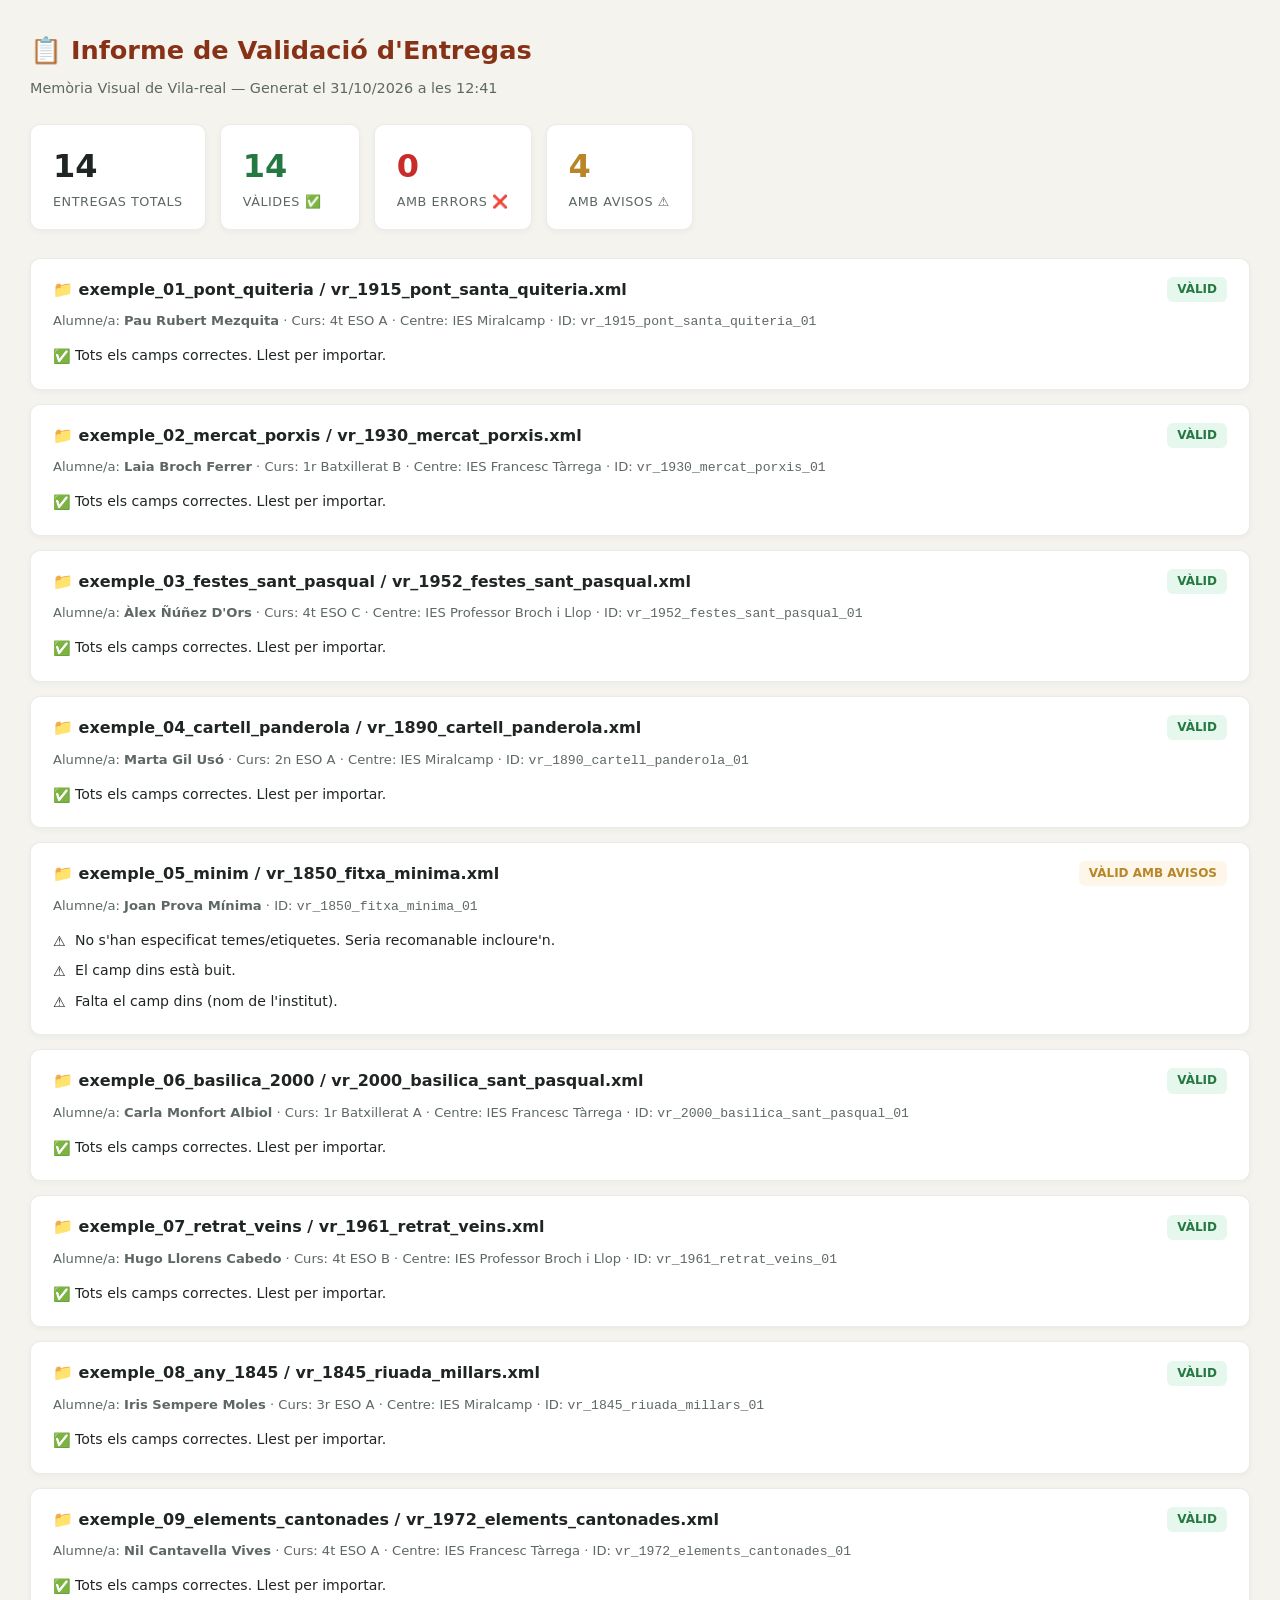
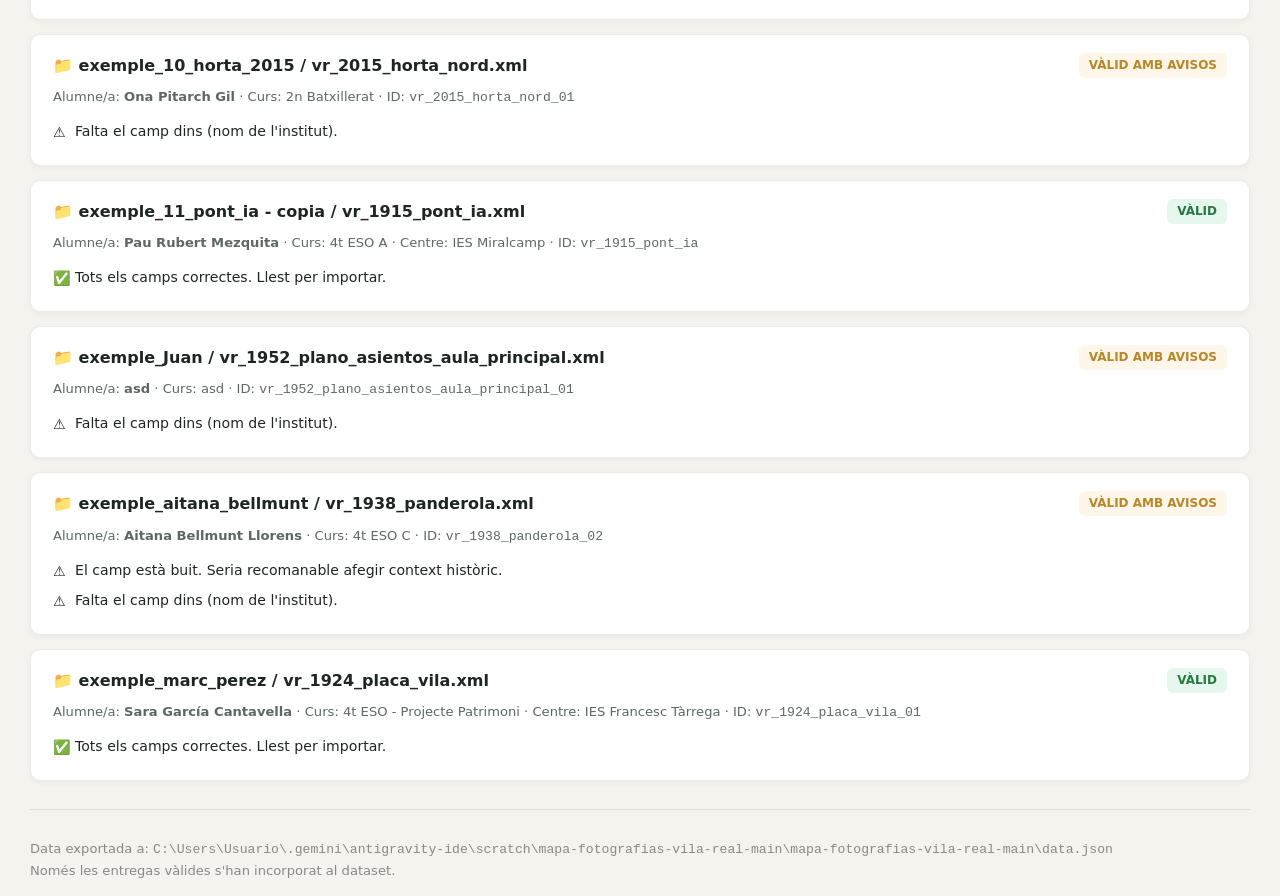
<file: gestion_entregas/informe_entregas.html>
<!DOCTYPE html>
<html lang="ca">
<head>
  <meta charset="UTF-8">
  <meta name="viewport" content="width=device-width, initial-scale=1.0">
  <title>Informe de Validació d'Entregas | Memòria Visual de Vila-real</title>
  <style>
    * { margin: 0; padding: 0; box-sizing: border-box; }
    body {
      font-family: 'Segoe UI', system-ui, -apple-system, sans-serif;
      background: #f4f3ee;
      color: #1f2522;
      padding: 30px;
      line-height: 1.6;
    }
    h1 {
      font-size: 1.6rem;
      margin-bottom: 6px;
      color: #873217;
    }
    .subtitle {
      font-size: 0.9rem;
      color: #5e6863;
      margin-bottom: 24px;
    }
    .stats {
      display: flex;
      gap: 14px;
      margin-bottom: 28px;
      flex-wrap: wrap;
    }
    .stat-card {
      background: #fff;
      border-radius: 10px;
      padding: 16px 22px;
      border: 1px solid rgba(0,0,0,0.08);
      min-width: 140px;
      box-shadow: 0 2px 6px rgba(0,0,0,0.04);
    }
    .stat-card .number {
      font-size: 2rem;
      font-weight: 800;
    }
    .stat-card .label {
      font-size: 0.8rem;
      color: #5e6863;
      text-transform: uppercase;
      letter-spacing: 0.04em;
    }
    .n-total { color: #1f2522; }
    .n-ok { color: #267843; }
    .n-err { color: #c92a2a; }
    .n-warn { color: #b88628; }

    .entry {
      background: #fff;
      border-radius: 10px;
      border: 1px solid rgba(0,0,0,0.08);
      padding: 18px 22px;
      margin-bottom: 14px;
      box-shadow: 0 2px 6px rgba(0,0,0,0.04);
    }
    .entry-header {
      display: flex;
      justify-content: space-between;
      align-items: center;
      margin-bottom: 8px;
    }
    .entry-title {
      font-weight: 700;
      font-size: 1rem;
    }
    .badge {
      font-size: 0.75rem;
      font-weight: 700;
      padding: 3px 10px;
      border-radius: 6px;
    }
    .badge-ok {
      background: #e6f7ed;
      color: #267843;
    }
    .badge-err {
      background: #fce4e4;
      color: #c92a2a;
    }
    .badge-warn {
      background: #fef7e9;
      color: #b88628;
    }
    .entry-meta {
      font-size: 0.82rem;
      color: #5e6863;
      margin-bottom: 8px;
    }
    ul {
      list-style: none;
      padding: 0;
    }
    ul li {
      padding: 4px 0 4px 22px;
      position: relative;
      font-size: 0.88rem;
    }
    ul li::before {
      position: absolute;
      left: 0;
      top: 5px;
    }
    li.err::before { content: "❌"; }
    li.warn::before { content: "⚠️"; }
    li.ok-item::before { content: "✅"; }
  </style>
</head>
<body>
  <h1>📋 Informe de Validació d'Entregas</h1>
  <p class="subtitle">Memòria Visual de Vila-real — Generat el 31/10/2026 a les 12:41</p>

  <div class="stats">
    <div class="stat-card">
      <div class="number n-total">14</div>
      <div class="label">Entregas Totals</div>
    </div>
    <div class="stat-card">
      <div class="number n-ok">14</div>
      <div class="label">Vàlides ✅</div>
    </div>
    <div class="stat-card">
      <div class="number n-err">0</div>
      <div class="label">Amb Errors ❌</div>
    </div>
    <div class="stat-card">
      <div class="number n-warn">4</div>
      <div class="label">Amb Avisos ⚠️</div>
    </div>
  </div>

  <div class="entry">
    <div class="entry-header">
      <span class="entry-title">📁 exemple_01_pont_quiteria / vr_1915_pont_santa_quiteria.xml</span>
      <span class="badge badge-ok">VÀLID</span>
    </div>
    <div class="entry-meta">Alumne/a: <strong>Pau Rubert Mezquita</strong> · Curs: 4t ESO A · Centre: IES Miralcamp · ID: <code>vr_1915_pont_santa_quiteria_01</code></div>
    <ul>
      <li class="ok-item">Tots els camps correctes. Llest per importar.</li>
    </ul>
  </div>

  <div class="entry">
    <div class="entry-header">
      <span class="entry-title">📁 exemple_02_mercat_porxis / vr_1930_mercat_porxis.xml</span>
      <span class="badge badge-ok">VÀLID</span>
    </div>
    <div class="entry-meta">Alumne/a: <strong>Laia Broch Ferrer</strong> · Curs: 1r Batxillerat B · Centre: IES Francesc Tàrrega · ID: <code>vr_1930_mercat_porxis_01</code></div>
    <ul>
      <li class="ok-item">Tots els camps correctes. Llest per importar.</li>
    </ul>
  </div>

  <div class="entry">
    <div class="entry-header">
      <span class="entry-title">📁 exemple_03_festes_sant_pasqual / vr_1952_festes_sant_pasqual.xml</span>
      <span class="badge badge-ok">VÀLID</span>
    </div>
    <div class="entry-meta">Alumne/a: <strong>Àlex Ñúñez D'Ors</strong> · Curs: 4t ESO C · Centre: IES Professor Broch i Llop · ID: <code>vr_1952_festes_sant_pasqual_01</code></div>
    <ul>
      <li class="ok-item">Tots els camps correctes. Llest per importar.</li>
    </ul>
  </div>

  <div class="entry">
    <div class="entry-header">
      <span class="entry-title">📁 exemple_04_cartell_panderola / vr_1890_cartell_panderola.xml</span>
      <span class="badge badge-ok">VÀLID</span>
    </div>
    <div class="entry-meta">Alumne/a: <strong>Marta Gil Usó</strong> · Curs: 2n ESO A · Centre: IES Miralcamp · ID: <code>vr_1890_cartell_panderola_01</code></div>
    <ul>
      <li class="ok-item">Tots els camps correctes. Llest per importar.</li>
    </ul>
  </div>

  <div class="entry">
    <div class="entry-header">
      <span class="entry-title">📁 exemple_05_minim / vr_1850_fitxa_minima.xml</span>
      <span class="badge badge-warn">VÀLID AMB AVISOS</span>
    </div>
    <div class="entry-meta">Alumne/a: <strong>Joan Prova Mínima</strong> · ID: <code>vr_1850_fitxa_minima_01</code></div>
    <ul>
      <li class="warn">No s'han especificat temes/etiquetes. Seria recomanable incloure'n.</li>
      <li class="warn">El camp <curs> dins <alumne> està buit.</li>
      <li class="warn">Falta el camp <centre> dins <alumne> (nom de l'institut).</li>
    </ul>
  </div>

  <div class="entry">
    <div class="entry-header">
      <span class="entry-title">📁 exemple_06_basilica_2000 / vr_2000_basilica_sant_pasqual.xml</span>
      <span class="badge badge-ok">VÀLID</span>
    </div>
    <div class="entry-meta">Alumne/a: <strong>Carla Monfort Albiol</strong> · Curs: 1r Batxillerat A · Centre: IES Francesc Tàrrega · ID: <code>vr_2000_basilica_sant_pasqual_01</code></div>
    <ul>
      <li class="ok-item">Tots els camps correctes. Llest per importar.</li>
    </ul>
  </div>

  <div class="entry">
    <div class="entry-header">
      <span class="entry-title">📁 exemple_07_retrat_veins / vr_1961_retrat_veins.xml</span>
      <span class="badge badge-ok">VÀLID</span>
    </div>
    <div class="entry-meta">Alumne/a: <strong>Hugo Llorens Cabedo</strong> · Curs: 4t ESO B · Centre: IES Professor Broch i Llop · ID: <code>vr_1961_retrat_veins_01</code></div>
    <ul>
      <li class="ok-item">Tots els camps correctes. Llest per importar.</li>
    </ul>
  </div>

  <div class="entry">
    <div class="entry-header">
      <span class="entry-title">📁 exemple_08_any_1845 / vr_1845_riuada_millars.xml</span>
      <span class="badge badge-ok">VÀLID</span>
    </div>
    <div class="entry-meta">Alumne/a: <strong>Iris Sempere Moles</strong> · Curs: 3r ESO A · Centre: IES Miralcamp · ID: <code>vr_1845_riuada_millars_01</code></div>
    <ul>
      <li class="ok-item">Tots els camps correctes. Llest per importar.</li>
    </ul>
  </div>

  <div class="entry">
    <div class="entry-header">
      <span class="entry-title">📁 exemple_09_elements_cantonades / vr_1972_elements_cantonades.xml</span>
      <span class="badge badge-ok">VÀLID</span>
    </div>
    <div class="entry-meta">Alumne/a: <strong>Nil Cantavella Vives</strong> · Curs: 4t ESO A · Centre: IES Francesc Tàrrega · ID: <code>vr_1972_elements_cantonades_01</code></div>
    <ul>
      <li class="ok-item">Tots els camps correctes. Llest per importar.</li>
    </ul>
  </div>

  <div class="entry">
    <div class="entry-header">
      <span class="entry-title">📁 exemple_10_horta_2015 / vr_2015_horta_nord.xml</span>
      <span class="badge badge-warn">VÀLID AMB AVISOS</span>
    </div>
    <div class="entry-meta">Alumne/a: <strong>Ona Pitarch Gil</strong> · Curs: 2n Batxillerat · ID: <code>vr_2015_horta_nord_01</code></div>
    <ul>
      <li class="warn">Falta el camp <centre> dins <alumne> (nom de l'institut).</li>
    </ul>
  </div>

  <div class="entry">
    <div class="entry-header">
      <span class="entry-title">📁 exemple_11_pont_ia - copia / vr_1915_pont_ia.xml</span>
      <span class="badge badge-ok">VÀLID</span>
    </div>
    <div class="entry-meta">Alumne/a: <strong>Pau Rubert Mezquita</strong> · Curs: 4t ESO A · Centre: IES Miralcamp · ID: <code>vr_1915_pont_ia</code></div>
    <ul>
      <li class="ok-item">Tots els camps correctes. Llest per importar.</li>
    </ul>
  </div>

  <div class="entry">
    <div class="entry-header">
      <span class="entry-title">📁 exemple_Juan / vr_1952_plano_asientos_aula_principal.xml</span>
      <span class="badge badge-warn">VÀLID AMB AVISOS</span>
    </div>
    <div class="entry-meta">Alumne/a: <strong>asd</strong> · Curs: asd · ID: <code>vr_1952_plano_asientos_aula_principal_01</code></div>
    <ul>
      <li class="warn">Falta el camp <centre> dins <alumne> (nom de l'institut).</li>
    </ul>
  </div>

  <div class="entry">
    <div class="entry-header">
      <span class="entry-title">📁 exemple_aitana_bellmunt / vr_1938_panderola.xml</span>
      <span class="badge badge-warn">VÀLID AMB AVISOS</span>
    </div>
    <div class="entry-meta">Alumne/a: <strong>Aitana Bellmunt Llorens</strong> · Curs: 4t ESO C · ID: <code>vr_1938_panderola_02</code></div>
    <ul>
      <li class="warn">El camp <descripcio> està buit. Seria recomanable afegir context històric.</li>
      <li class="warn">Falta el camp <centre> dins <alumne> (nom de l'institut).</li>
    </ul>
  </div>

  <div class="entry">
    <div class="entry-header">
      <span class="entry-title">📁 exemple_marc_perez / vr_1924_placa_vila.xml</span>
      <span class="badge badge-ok">VÀLID</span>
    </div>
    <div class="entry-meta">Alumne/a: <strong>Sara García Cantavella</strong> · Curs: 4t ESO - Projecte Patrimoni · Centre: IES Francesc Tàrrega · ID: <code>vr_1924_placa_vila_01</code></div>
    <ul>
      <li class="ok-item">Tots els camps correctes. Llest per importar.</li>
    </ul>
  </div>

  <hr style="margin: 28px 0; border: none; border-top: 1px solid #ddd;">
  <p style="font-size: 0.82rem; color: #888;">
    Data exportada a: <code>C:\Users\Usuario\.gemini\antigravity-ide\scratch\mapa-fotografias-vila-real-main\mapa-fotografias-vila-real-main\data.json</code><br>
    Només les entregas vàlides s'han incorporat al dataset.
  </p>
</body>
</html>
</file>
